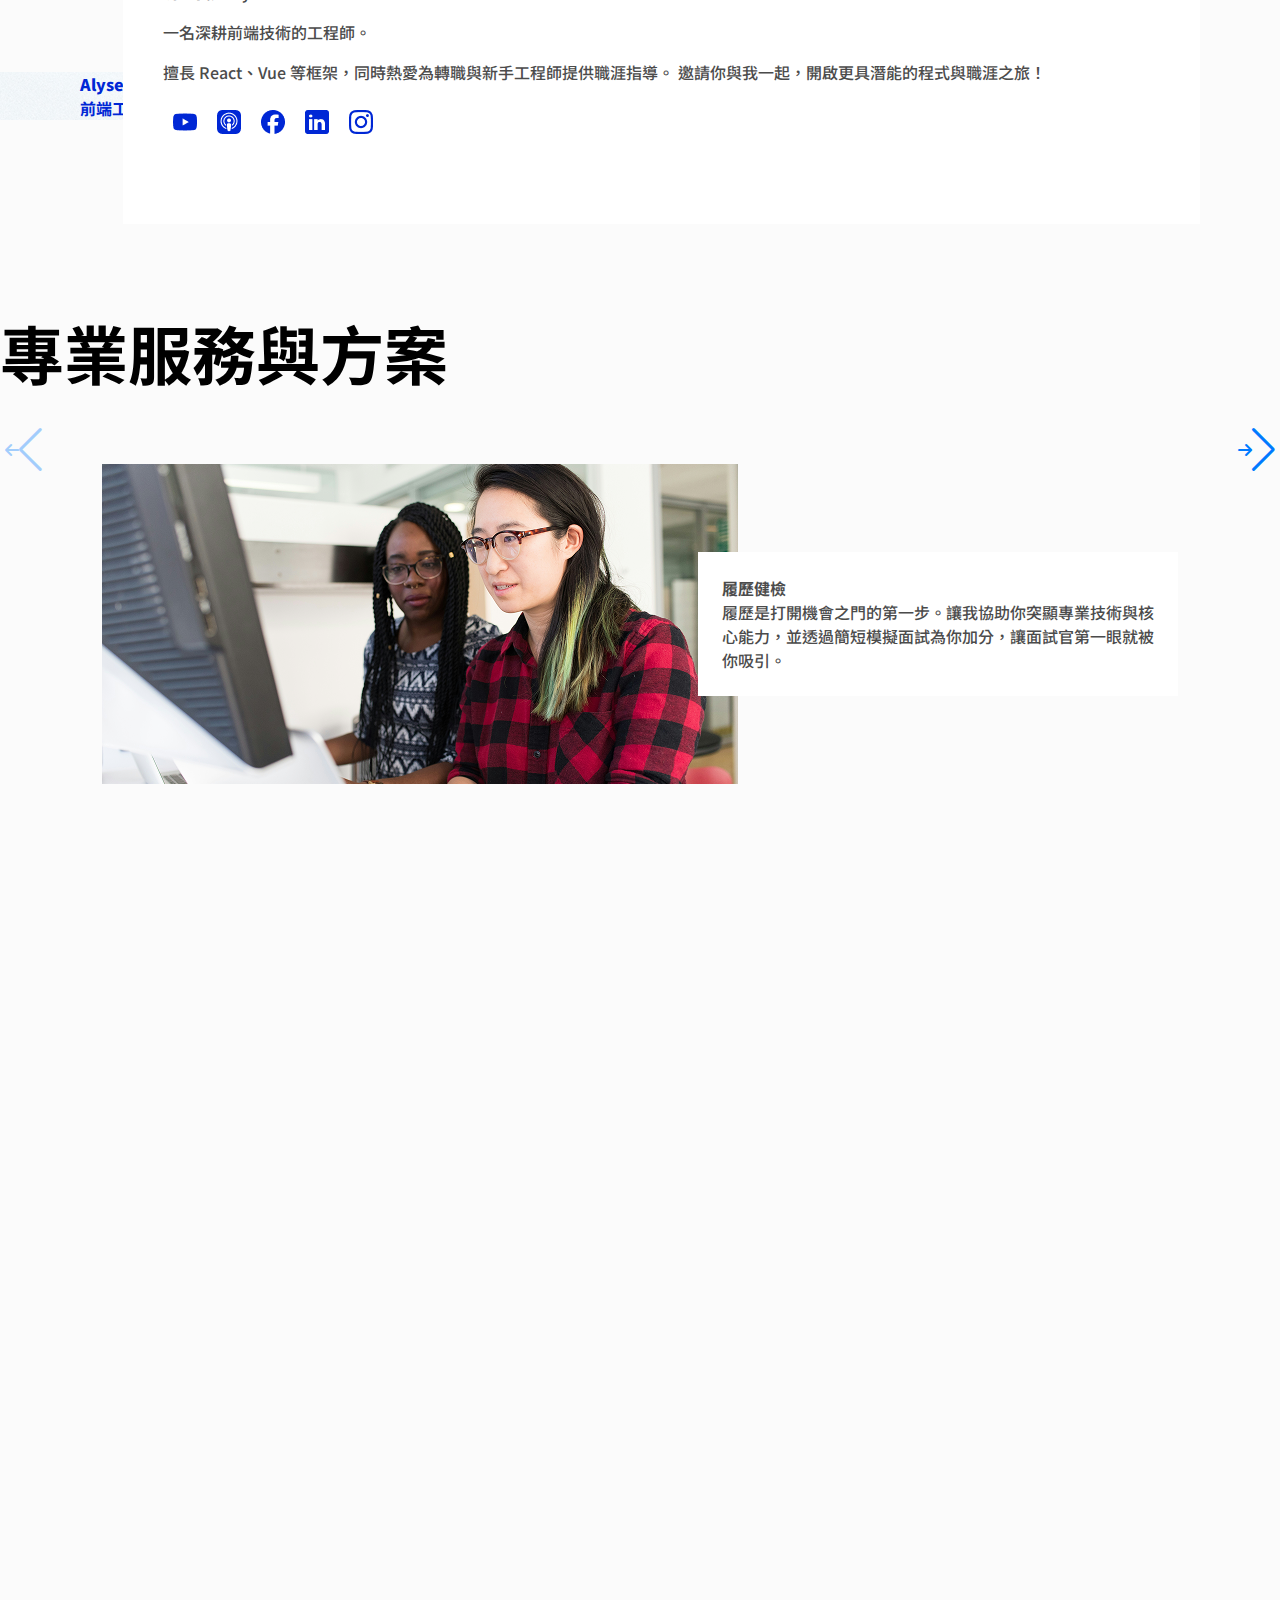
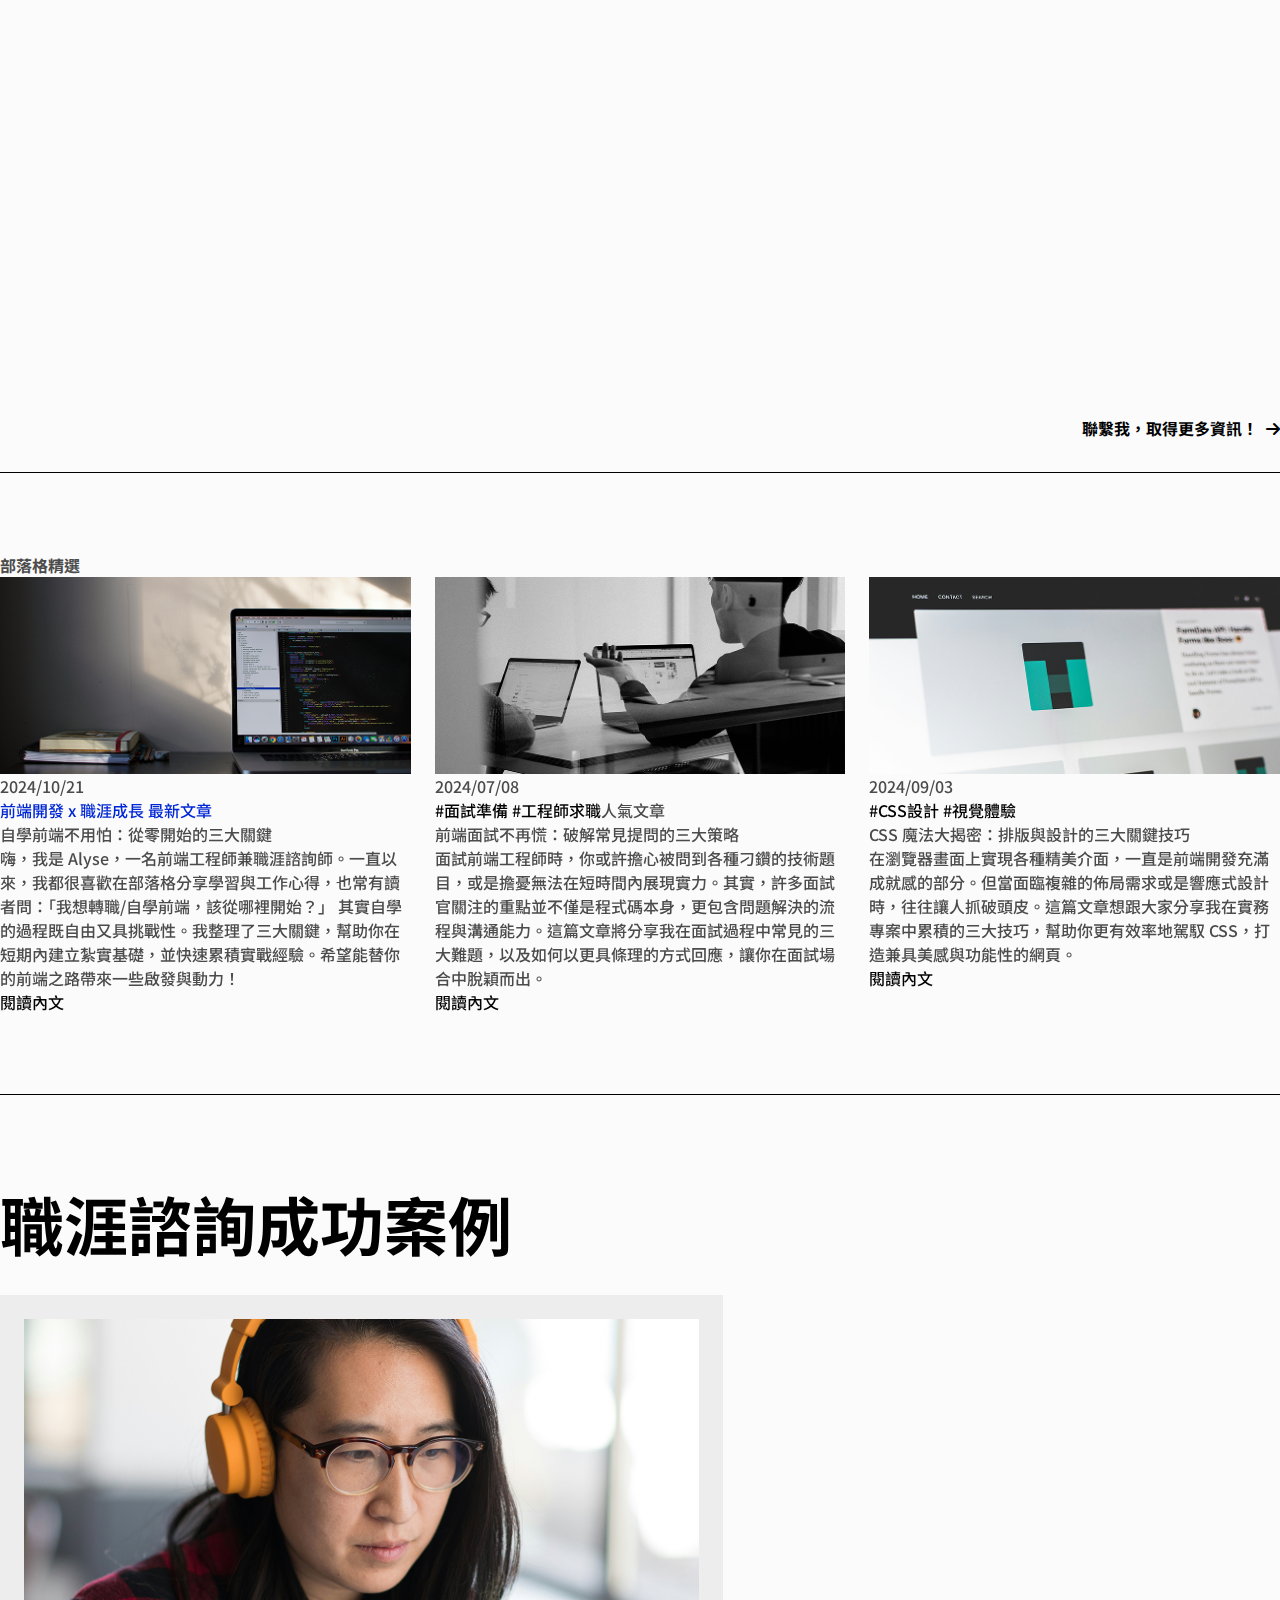
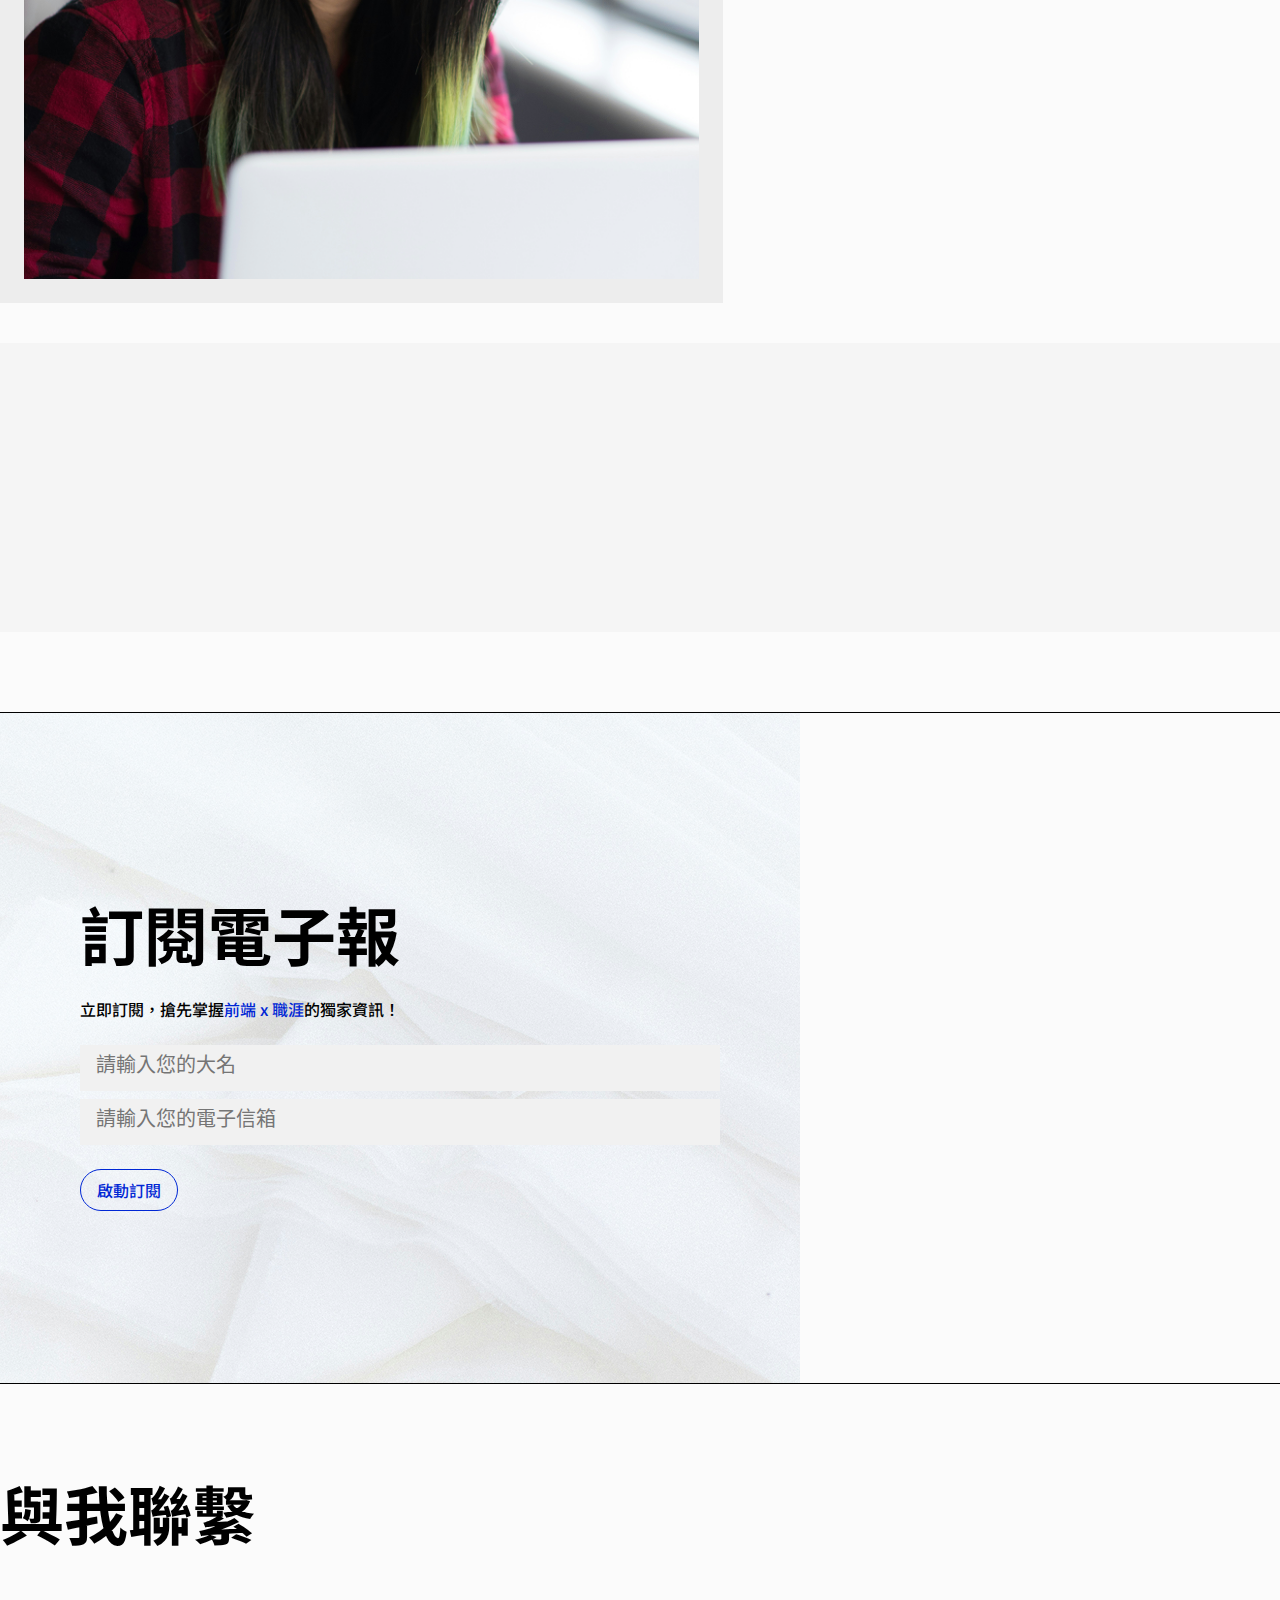
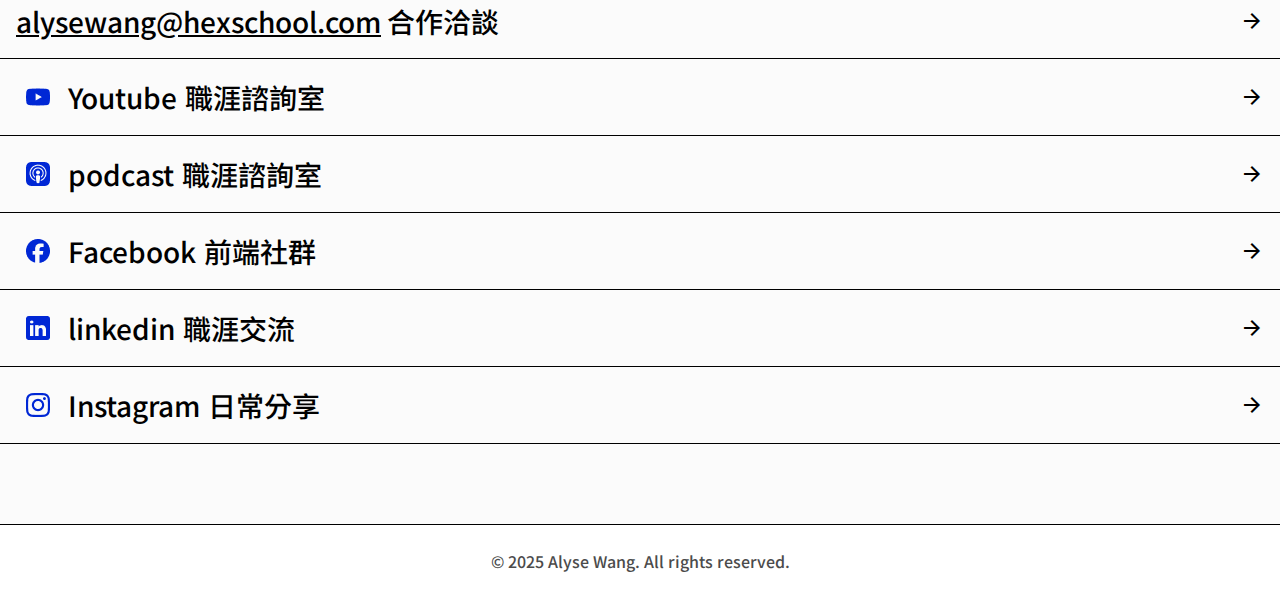
<file: index.html>
<!DOCTYPE html>
<html lang="zh-TW">

<head>
    <meta charset="UTF-8" />
    <meta name="viewport" content="width=device-width, initial-scale=1.0" />
    <link rel="stylesheet" href="https://cdn.jsdelivr.net/npm/swiper@11/swiper-bundle.min.css" />
    <link rel="stylesheet" href="css/all.css" />
    <link href="https://fonts.googleapis.com/css2?family=Material+Symbols+Outlined" rel="stylesheet" />
    <link rel="stylesheet" href="https://cdnjs.cloudflare.com/ajax/libs/font-awesome/6.5.0/css/all.min.css" />
    <meta name="google-site-verification" content="nEzTaG_jdhihS-yTgWM_GHH7laOk9A3H6P5sVirUKaM" />
    <title>前端工程師&職涯諮詢師-Alyse Wang</title>
    <!-- Google tag (gtag.js) -->
<script async src="https://www.googletagmanager.com/gtag/js?id=G-DFC74E1CR7"></script>
<script>
  window.dataLayer = window.dataLayer || [];
  function gtag(){dataLayer.push(arguments);}
  gtag('js', new Date());

  gtag('config', 'G-DFC74E1CR7');
</script>
</head>

<body>
    <header class="container">
        <nav>
            <ul class="fw-bold fs-28">
                <li><a href="index.html">首頁</a></li>
                <li><a href="blog.html">部落格</a></li>
            </ul>
        </nav>
        <div class="header">
            <div class="header-warp">
            <div class="header-img">
            </div>
            <div class="header-content blue header-text" >
                <h1 class="fs-120 fw-black mb-12">Alyse Wang</h1>
                <h2 class="fs-28 fw-bold">前端工程師 & 職涯諮詢師</h2>
            </div>
        </div>
        </div>
        <div class="about">
            <div class="about__desc">
                <div class="about__desc_content about-desc-fs">
                    <p>嗨，我是Alyse</p>
                    <p>一名深耕前端技術的工程師。</p>
                    <p>擅長 React、Vue 等框架，同時熱愛為轉職與新手工程師提供職涯指導。
                        邀請你與我一起，開啟更具潛能的程式與職涯之旅！</p>
                    <ul class="social">
                     <li><a href="#"><img src="img/index/onlyIcon.png" alt="youtube職涯諮詢室"></a></li>
                        <li><a href="#"><img src="img/index/onlyIcon-1.png" alt="podcast職涯諮詢室"></a></li>
                        <li><a href="#"><img src="img/index/onlyIcon-2.png" alt="Facebook前端社群"></a></li>
                       <li><a href="#"><img src="img/index/icons8-linkedin.png" alt="linkedin職涯交流"></a></li>
                        <li><a href="#"><img src="img/index/onlyIcon-3.png" alt="Instagram日常分享"></a></li>
                    </ul>
                </div>
            </div>
        </div>
    </header>


    <!-- 服務 -->
    <main>
        <div class="container border-b-hr">
            <section class="service-warp">
                <div  class="service">
                <h2 class="index-title fw-bold mb-24 fs-64">專業服務與方案</h2>
                <div class="service_content">
                    <div data-aos="fade-up" class="service_img">
                    <img src="img/index/photo.png" alt="履歷健檢">
                    </div>
                    <div data-aos="fade-up"data-aos-delay="300" class="service_content_text">
                        <h2 class="fs-28 fw-bold card_vector">履歷健檢</h2>
                        <p class="grey">履歷是打開機會之門的第一步。讓我協助你突顯專業技術與核心能力，並透過簡短模擬面試為你加分，讓面試官第一眼就被你吸引。</p>
                    </div>
                </div>
                <div class="service_content row-r">
                    <div data-aos="fade-up"data-aos-delay="400" class="service_img">
                    <img src="img/index/photo2.png" alt="線上諮詢">
                    </div>
                    <div data-aos="fade-up" data-aos-delay="500" class="service_content_text">
                        <h2 class="fs-28 fw-bold card_vector">線上諮詢</h2>
                        <p class="grey">想快速解決前端學習瓶頸，或需要專業職涯指引？透過線上一對一諮詢，我將協助你更有方向地邁進。</p>
                    </div>
                </div>
                <div class="service_content">
                    <div data-aos="fade-up"data-aos-delay="400" class="service_img">
                    <img src="img/index/photo3.png" alt="網頁開發">
                    </div>
                    <div data-aos="fade-up" data-aos-delay="500" class="service_content_text">
                        <h2 class="fs-28 fw-bold card_vector">網頁開發</h2>
                        <p class="grey">想打造高效能、具美感的網站？我提供從需求訪談到架構實作的一站式服務，讓你的品牌與產品在線上脫穎而出。</p>
                    </div>
                </div>
                <div class="service_content row-r">
                    <div data-aos="fade-up"data-aos-delay="400" class="service_img">
                    <img src="img/index/photo4.png" alt="企業內訓">
                    </div>
                    <div data-aos="fade-up" data-aos-delay="500" class="service_content_text">
                        <h2 class="fs-28 fw-bold card_vector">企業內訓</h2>
                        <p class="grey">想讓團隊快速掌握前端最新技術或優化現有專案流程？我可協助打造專業、實用的企業內訓課程，一次解決團隊痛點。</p>
                    </div>
                </div>
                </div>
                 <a href="#address" class="cta">
                <span class="cta-text fs-28 fw-bold">聯繫我，取得更多資訊！</span>
                <span class="cta-button-icon">  <i class="fa-solid fa-arrow-right"></i></i></span>
            </a>
            </section>
        </div>
        <!-- 部落格輪播 -->
        <section>
            <div class="container border-b-hr">
                <div class="index-blog">
                <div class="index-blog-title">
                <h2 class="fw-bold mb-24 fs-64">部落格精選</h2>
                </div>
                
                    <div class="swiper-wrapper-area">
                        <div class="swiper">
                            <ul class="swiper-wrapper">
                                <li class="swiper-slide">
                                    <img src="img/index/photo5.png" alt="前端開發 x 職涯成長" />
                                    <div class="card-content">
                                        <time datetime="2024-10-21">2024/10/21</time>
                                        <h3 class="card-tag fs-24 blue">
                                            前端開發 x 職涯成長
                                            <span class="badge fs-16">最新文章</span>
                                        </h3>
                                        <h2 class="fs-28 card-title">自學前端不用怕：從零開始的三大關鍵</h2>
                                        <p class="card-text">
                                            嗨，我是
                                            Alyse，一名前端工程師兼職涯諮詢師。一直以來，我都很喜歡在部落格分享學習與工作心得，也常有讀者問：「我想轉職/自學前端，該從哪裡開始？」
                                            其實自學的過程既自由又具挑戰性。我整理了三大關鍵，幫助你在短期內建立紮實基礎，並快速累積實戰經驗。希望能替你的前端之路帶來一些啟發與動力！
                                        </p>
                                    </div>
                                    <div class="card-read"><a href="article.html">閱讀內文</a></div>
                                </li>

                                <li class="swiper-slide">
                                    <img src="img/blog/photo3.png" alt="前端面試不再慌：破解常見提問的三大策略" />
                                    <div class="card-content">
                                        <time datetime="2024-07-08">2024/07/08</time>
                                        <h3 class="card-tag fs-24">
                                            <a href="#">#面試準備</a>
                                            <a href="#">#工程師求職</a><span class="badge fs-16">人氣文章</span>
                                        </h3>
                                        <h2 class="fs-28 card-title">
                                            前端面試不再慌：破解常見提問的三大策略
                                        </h2>
                                        <p class="card-text">
                                            面試前端工程師時，你或許擔心被問到各種刁鑽的技術題目，或是擔憂無法在短時間內展現實力。其實，許多面試官關注的重點並不僅是程式碼本身，更包含問題解決的流程與溝通能力。這篇文章將分享我在面試過程中常見的三大難題，以及如何以更具條理的方式回應，讓你在面試場合中脫穎而出。
                                        </p>
                                    </div>
                                    <div class="card-read"><a href="article.html">閱讀內文</a></div>
                                </li>

                                <li class="swiper-slide">
                                    <img src="img/blog/photo2.png" alt="CSS 魔法大揭密：排版與設計的三大關鍵技巧" />
                                    <div class="card-content">
                                        <time datetime="2024-09-03">2024/09/03</time>
                                        <h3 class="card-tag fs-24">
                                            <a href="#">#CSS設計</a>
                                            <a href="#">#視覺體驗</a>
                                        </h3>
                                        <h2 class="fs-28 card-title">
                                            CSS 魔法大揭密：排版與設計的三大關鍵技巧
                                        </h2>
                                        <p class="card-text">
                                            在瀏覽器畫面上實現各種精美介面，一直是前端開發充滿成就感的部分。但當面臨複雜的佈局需求或是響應式設計時，往往讓人抓破頭皮。這篇文章想跟大家分享我在實務專案中累積的三大技巧，幫助你更有效率地駕馭
                                            CSS，打造兼具美感與功能性的網頁。
                                        </p>
                                    </div>
                                    <div class="card-read"><a href="article.html">閱讀內文</a></div>
                                </li>

                                <li class="swiper-slide">
                                    <img src="img/blog/photo6.png" alt="前端轉職必讀：從自學者到工程師的心路歷程" />
                                    <div class="card-content">
                                        <time datetime="2024-07-09">2024/07/09</time>
                                        <h3 class="card-tag fs-24">
                                            <a href="#">#轉職工程師</a>
                                            <a href="#">#學習心法</a>
                                        </h3>
                                        <h2 class="fs-28 card-title">
                                            前端轉職必讀：從自學者到工程師的心路歷程
                                        </h2>
                                        <p class="card-text">
                                            能夠憑藉自學進入前端領域，聽起來令人振奮，但實際過程中可能遇到的挫折與疑慮，卻常常令人猶豫。回想當初我也是對程式一竅不通，卻在興趣的驅使下毅然踏上自學之路。今天想透過這篇文章，分享我的轉職經驗和一些調適心態的秘訣，盼能為有心投入前端領域的你提供一些力量與方向。
                                        </p>
                                    </div>
                                    <div class="card-read"><a href="article.html">閱讀內文</a></div>
                                </li>

                            </ul>
                        </div>
                        <div class="swiper-button-prev">
                            <i class="fa-solid fa-arrow-left"></i>
                        </div>
                        <div class="swiper-button-next">
                            <i class="fa-solid fa-arrow-right"></i>
                        </div>
                    </div>
                </div>


            </div>
        </section>

        <!-- 服務 -->

        <article>
            <div class="container border-b-hr">
                <div class="success-cases">
                    <div class="index-title fw-bold mb-24 fs-64">
                        <h2 class="fw-bold">職涯諮詢</h2>
                        <h2 class="fw-bold">成功案例</h2>
                    </div>
                    <div class="success-cases-content">
                        <div class="img-box">
                            <img src="img/index/photo8.png" alt="職涯諮詢成功案例圖">
                        </div>
                        <div  class="text-box">
                            <div data-aos="fade-left" data-aos-delay="400" class="text-card">
                                <p class="fw-bold card_vector">
                                    在職涯發展的關鍵轉折點上，適時的協助與正確的方向至關重要。藉由職涯諮詢，我可以幫助你加速釐清目標、建立更全面的技術與軟實力，並有效<span
                                        class="blue">突破原有的舒適圈</span>。
                                </p>
                            </div>
                            <div data-aos="fade-left" data-aos-delay="600" class="text-card-bottom">
                                <p class="fw-bold card_vector">
                                    期待在下一個新機會中，我能與你一起攜手邁向更高峰！
                                </p>
                                <div class="blue-btn btn-w"><a href="#address">立即預約諮詢</a></div>
                            </div>
                        </div>
                    </div>
                    <ul class="success-stories">
                        <li data-aos="fade-up"
                        data-aos-delay="300"
     data-aos-anchor-placement="bottom-bottom" class="success-stories-card">
                            <img src="img/index/people.png" alt="無經驗到前端工程師 Offer">
                            <div>
                                <h2 class="fs-24 fw-bold title">無經驗到前端工程師 Offer</h2>
                                <ul class="success-stories-text">
                                    <li>
                                        <img src="img/icon/check-square-fill 1.png" alt="check">
                                        <span>打造前端專案與履歷亮點</span>
                                    </li>
                                    <li><img src="img/icon/check-square-fill 1.png" alt="check">
                                        <span>深度強化面試表現</span>
                                    </li>
                                </ul>
                            </div>
                            <span class="hr"></span>
                            <div class="success-card"><a href="#">前往聆聽 podcast</a></div>
                        </li>
                        <li data-aos="fade-up"
                        data-aos-delay="400"
     data-aos-anchor-placement="bottom-bottom" class="success-stories-card">
                            <img src="img/index/people2.png" alt="轉職迷茫到明確學習規劃">
                            <div>
                                <h2 class="fs-24 fw-bold title">轉職迷茫到明確學習規劃</h2>
                                <ul class="success-stories-text">
                                    <li>
                                        <img src="img/icon/check-square-fill 1.png" alt="check">
                                        <span>制訂階段性目標與時間安排</span>
                                    </li>
                                    <li><img src="img/icon/check-square-fill 1.png" alt="check">
                                        <span>鼓勵參與前端社群或活動</span>
                                    </li>
                                </ul>
                            </div>
                            <span class="hr"></span>
                            <div class="success-card"><a href="#">前往聆聽 podcast</a></div>
                        </li>
                        <li data-aos="fade-up"
                        data-aos-delay="500"
     data-aos-anchor-placement="bottom-bottom" class="success-stories-card">
                            <img src="img/index/people3.png" alt="面試緊張到從容應對">
                            <div>
                                <h2 class="fs-24 fw-bold title">面試緊張到從容應對</h2>
                                <ul class="success-stories-text">
                                    <li>
                                        <img src="img/icon/check-square-fill 1.png" alt="check">
                                        <span>透過面試模擬找出常犯的邏輯漏洞</span>
                                    </li>
                                    <li><img src="img/icon/check-square-fill 1.png" alt="check">
                                        <span>討論遇到不熟悉議題時的回應方式</span>
                                    </li>
                                </ul>
                            </div>
                            <span class="hr"></span>
                            <div class="success-card"><a href="#">前往聆聽 podcast</a></div>
                        </li>
                        <li data-aos="fade-up"
                        data-aos-delay="600"
     data-aos-anchor-placement="bottom-bottom" class="success-stories-card">
                            <img src="img/index/people4.png" alt="面試緊張到從容應對">
                            <div>
                                <h2 class="fs-24 fw-bold title">面試緊張到從容應對</h2>
                                <ul class="success-stories-text">
                                    <li>
                                        <img src="img/icon/check-square-fill 1.png" alt="check">
                                        <span>擬定進階框架或技術研究目標</span>
                                    </li>
                                    <li><img src="img/icon/check-square-fill 1.png" alt="check">
                                        <span>培養跨團隊溝通與簡報能力</span>
                                    </li>
                                </ul>
                            </div>
                            <span class="hr"></span>
                            <div class="success-card"><a href="#">前往聆聽 podcast</a></div>
                        </li>
                    </ul>
                </div>
        </article>
        </div>
    </main>



    <!--訂閱電子報 -->
    <footer>
        <div class="container border-b-hr">
            <div class="newsletter">
                <div class="newsletter-warp">
                <div class="newsletter-img"></div>
                <div class="newsletter-content">
                    <div class="newsletter-card black">
                        <h3 class="index-title fw-bold mb-24 fs-64">訂閱電子報</h3>
                        <p class=" fs-20">立即訂閱，搶先掌握<span class="blue">前端 x 職涯</span>的獨家資訊！</p>
                        <div class="input-group">
                            <input type="text" placeholder="請輸入您的大名" id="newsletter-name" class="name">
                            <input type="text" placeholder="請輸入您的電子信箱" id="newsletter-e-mail">
                        </div>
                        <div class="blue-btn btn-w"><a href="#">啟動訂閱</a></div>
                    </div>
                </div>
            </div>
            </div>
        </div>

        <!-- 與我聯繫 -->
        <div class="container border-b-hr">
            <address class="address" id="address">
                <div>
                    <h3 class="index-title fw-bold mb-24 fs-64">與我聯繫</h3>
                    <ul class="address-media">
                        <li>
                            <a href="mailto:alysewang@hexschool.com" class="item">
                                <div class="text">
                                    <div>
                                        <span class="mail-line fs-32">alysewang@hexschool.com</span>
                                        <span>合作洽談</span>
                                    </div>
                                </div>
                                <span class="material-symbols-outlined">
                                    arrow_forward
                                </span>
                            </a>
                        </li>

                        <li>
                            <a href="#" class="item">
                                <div class="text">
                                    <img src="img/index/onlyIcon.png" alt="youtube" />
                                    <span>Youtube</span>
                                    <span>職涯諮詢室</span>
                                </div>
                                <span class="material-symbols-outlined">
                                    arrow_forward
                                </span>
                            </a>
                        </li>

                        <li>
                            <a href="#" class="item">
                                <div class="text">
                                    <img src="img/index/onlyIcon-1.png" alt="podcast" />
                                    <span>podcast</span>
                                    <span>職涯諮詢室</span>
                                </div>
                                <span class="material-symbols-outlined">
                                    arrow_forward
                                </span>
                            </a>
                        </li>

                        <li>
                            <a href="#" class="item">
                                <div class="text">
                                    <img src="img/index/onlyIcon-2.png" alt="facebook" />
                                    <span>Facebook</span>
                                    <span>前端社群</span>
                                </div>
                                <span class="material-symbols-outlined">
                                    arrow_forward
                                </span>
                            </a>
                        </li>



                        <li>
                            <a href="#" class="item">
                                <div class="text">
                                    <img src="img//index/icons8-linkedin.png" alt="linkedin" />
                                    <span>linkedin</span>
                                    <span>職涯交流</span>
                                </div>
                                <span class="material-symbols-outlined">
                                    arrow_forward
                                </span>
                            </a>
                        </li>


                        <li>
                            <a href="#" class="item">
                                <div class="text">
                                    <img src="img/index/onlyIcon-3.png" alt="instagram" />
                                    <span>Instagram</span>
                                    <span>日常分享</span>
                                </div>
                                <span class="material-symbols-outlined">
                                    arrow_forward
                                </span>
                            </a>
                        </li>

                    </ul>
            </address>
        </div>
        <p class="copyright">© 2025 Alyse Wang. All rights reserved.</p>
    </footer>
    <script src="https://cdn.jsdelivr.net/npm/swiper@11/swiper-bundle.min.js"></script>
    <script>
      new Swiper('.swiper', {
    spaceBetween: 24,
    navigation: {
        nextEl: '.swiper-button-next',
        prevEl: '.swiper-button-prev',
    },
    grid: {
        rows: 1,
        fill: 'row'
    },
    slidesPerView: 1, // 預設：小於 768px

    breakpoints: {
        768: {
            slidesPerView: 2,
            spaceBetween: 24
        },
        1024: {
            slidesPerView: 3,
            spaceBetween: 24
        }
    }
});
    </script>
    <link href="https://unpkg.com/aos@2.3.1/dist/aos.css" rel="stylesheet">
<script src="https://unpkg.com/aos@2.3.1/dist/aos.js"></script>
<script>
 AOS.init();
</script>
</body>
</html>
</file>
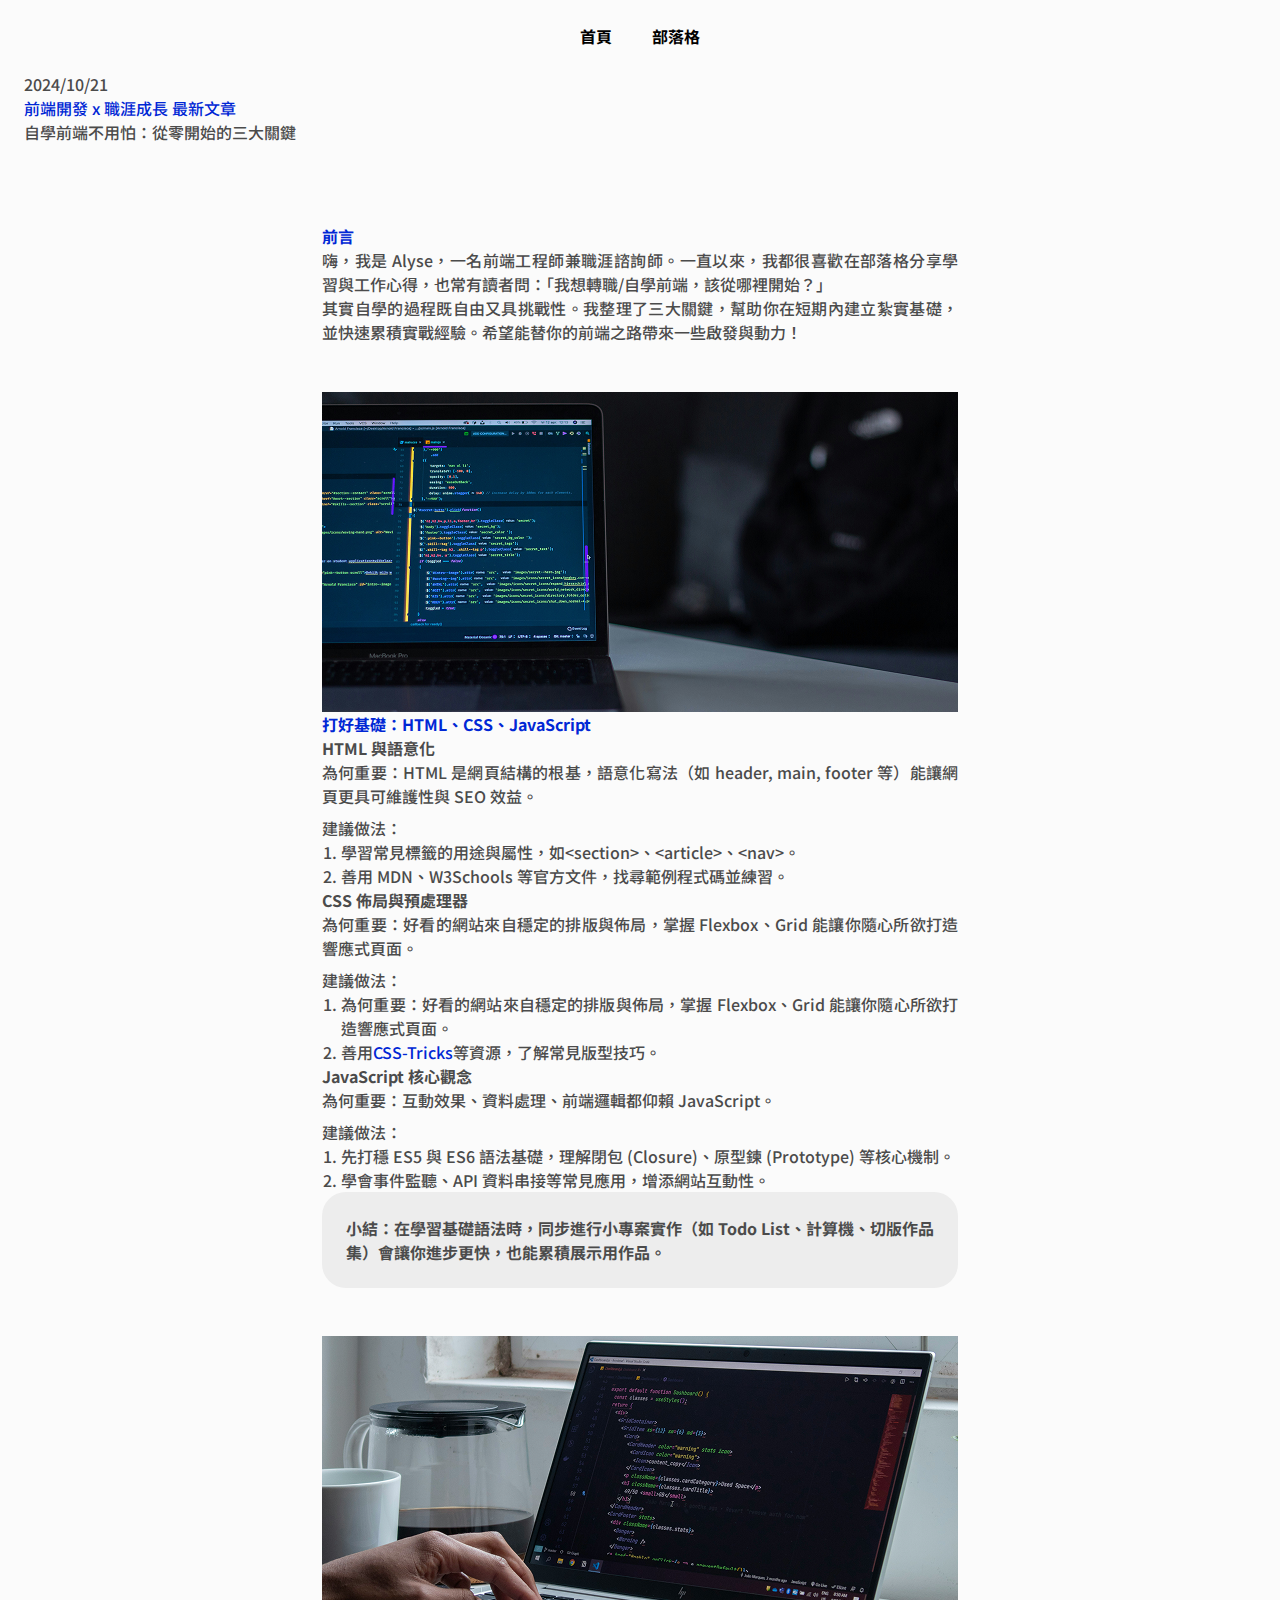
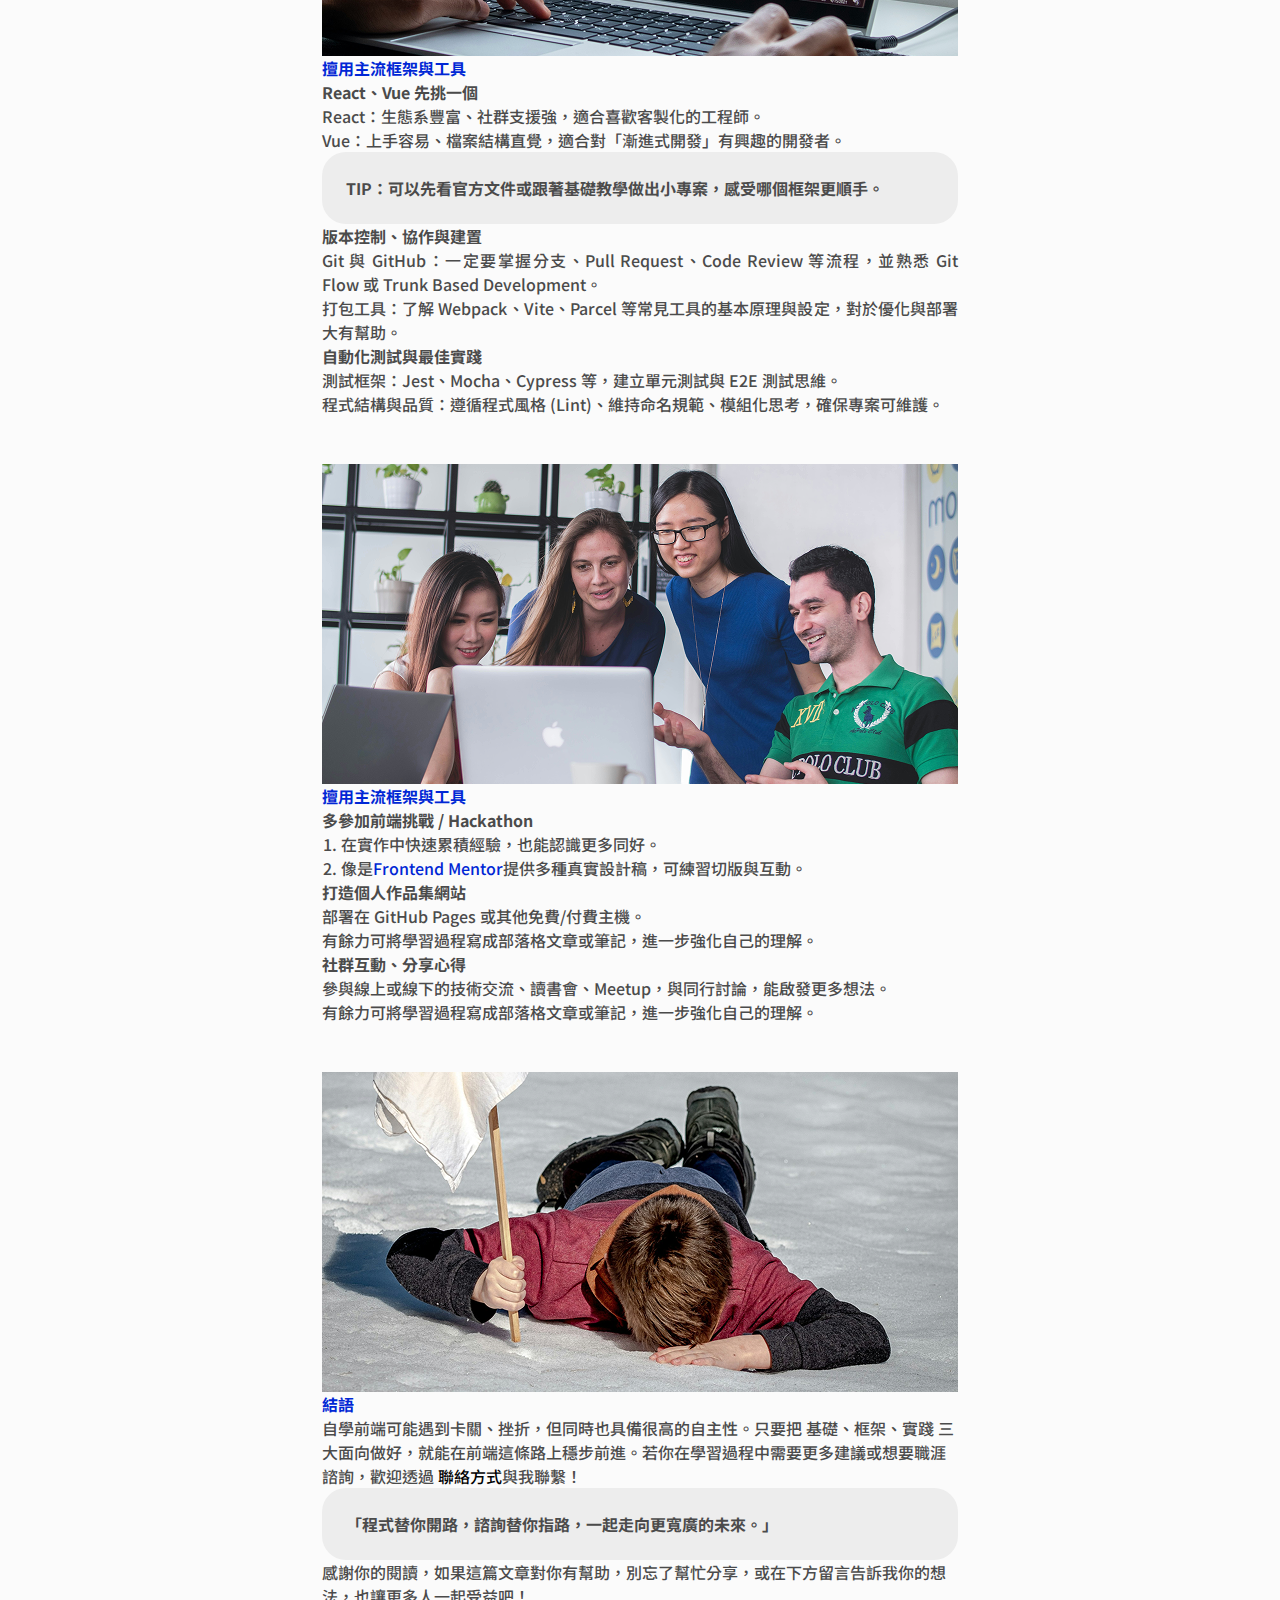
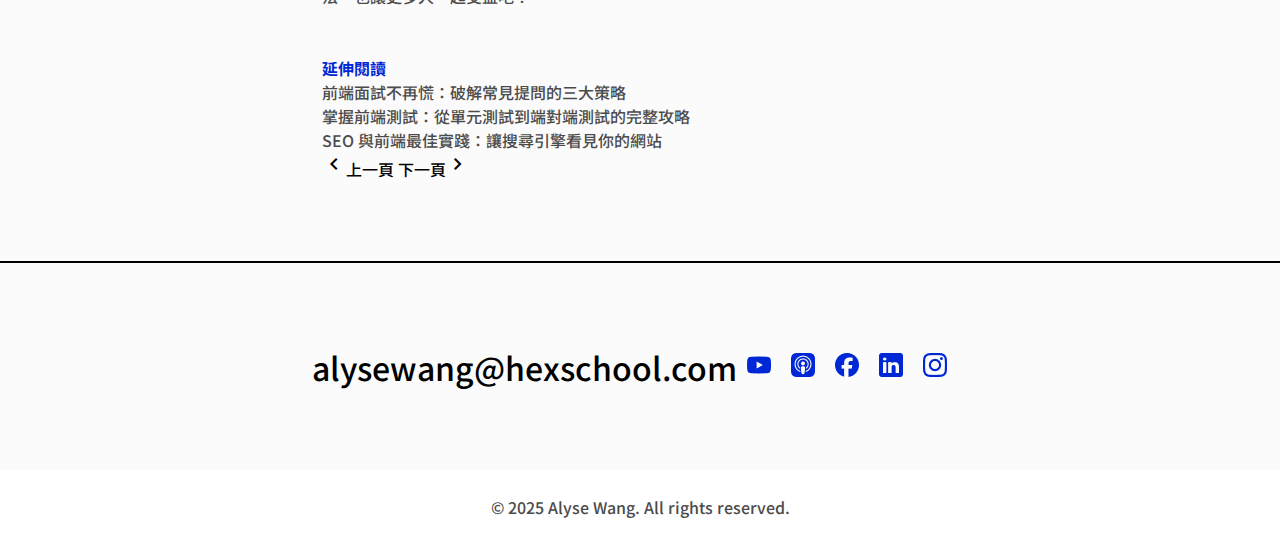
<file: article.html>
<!DOCTYPE html>
<html lang="zh-TW">
  <head>
    <meta charset="UTF-8" />
    <meta name="viewport" content="width=device-width, initial-scale=1.0" />
    <link rel="stylesheet" href="css/all.css" />
    <link
      href="https://fonts.googleapis.com/css2?family=Material+Symbols+Outlined"
      rel="stylesheet"
    />
    <meta
      name="google-site-verification"
      content="nEzTaG_jdhihS-yTgWM_GHH7laOk9A3H6P5sVirUKaM"
    />
    <title>前端工程師&職涯諮詢師文章-Alyse Wang</title>
    <!-- Google tag (gtag.js) -->
    <script
      async
      src="https://www.googletagmanager.com/gtag/js?id=G-DFC74E1CR7"
    ></script>
    <script>
      window.dataLayer = window.dataLayer || [];
      function gtag() {
        dataLayer.push(arguments);
      }
      gtag("js", new Date());

      gtag("config", "G-DFC74E1CR7");
    </script>
  </head>

  <body>
    <header class="container">
      <nav>
        <ul class="fw-bold fs-28">
          <li><a href="index.html">首頁</a></li>
          <li><a href="blog.html">部落格</a></li>
        </ul>
      </nav>
      <article class="banner">
        <div class="banner-warp">
          <div class="banner-img"></div>
          <div class="banner-content">
            <time datetime="2024-10-21">2024/10/21</time>
            <h3 class="card-tag fs-24 blue">
              前端開發 x 職涯成長
              <span class="badge fs-16">最新文章</span>
            </h3>
            <h2 class="fs-28 card-title">自學前端不用怕：從零開始的三大關鍵</h2>
          </div>
        </div>
      </article>
    </header>
    <main class="container border-b-hr">
      <div class="blog-content-warp">
        <div class="blog-content-intro">
          <h3 class="fs-28 fw-bold mb-24 blue">前言</h3>
          <p class="taj text">
            嗨，我是
            Alyse，一名前端工程師兼職涯諮詢師。一直以來，我都很喜歡在部落格分享學習與工作心得，也常有讀者問：「我想轉職/自學前端，該從哪裡開始？」<br />
            其實自學的過程既自由又具挑戰性。我整理了三大關鍵，幫助你在短期內建立紮實基礎，並快速累積實戰經驗。希望能替你的前端之路帶來一些啟發與動力！
          </p>
        </div>
        <!--打好基礎：HTML、CSS、JavaScript-->
        <article class="blog-content-article">
          <div class="blog-content-img mb-24">
            <img
              src="img/blog-content/content1.png"
              alt="打好基礎：HTML、CSS、JavaScript(圖)"
            />
          </div>
          <h2 class="fs-28 fw-bold mb-24 blue">
            打好基礎：HTML、CSS、JavaScript
          </h2>
          <ul class="blog-content-item taj">
            <li class="mb-24">
              <h2 class="fs-20 fw-bold">HTML 與語意化</h2>
              <p class="text">
                為何重要：HTML 是網頁結構的根基，語意化寫法（如 header, main,
                footer 等）能讓網頁更具可維護性與 SEO 效益。
              </p>
              <p>建議做法：</p>
              <ol>
                <li>
                  學習常見標籤的用途與屬性，如&lt;section&gt;&#x3001;&lt;article&gt;&#x3001;&lt;nav&gt;。
                </li>
                <li>善用 MDN、W3Schools 等官方文件，找尋範例程式碼並練習。</li>
              </ol>
            </li>
            <li class="mb-24">
              <h2 class="fs-20 fw-bold">CSS 佈局與預處理器</h2>
              <p class="text">
                為何重要：好看的網站來自穩定的排版與佈局，掌握 Flexbox、Grid
                能讓你隨心所欲打造響應式頁面。
              </p>
              <p>建議做法：</p>
              <ol>
                <li>
                  為何重要：好看的網站來自穩定的排版與佈局，掌握 Flexbox、Grid
                  能讓你隨心所欲打造響應式頁面。
                </li>
                <li>善用<a href="">CSS-Tricks</a>等資源，了解常見版型技巧。</li>
              </ol>
            </li>
            <li class="mb-24">
              <h2 class="fs-20 fw-bold">JavaScript 核心觀念</h2>
              <p class="text">
                為何重要：互動效果、資料處理、前端邏輯都仰賴 JavaScript。
              </p>
              <p>建議做法：</p>
              <ol>
                <li>
                  先打穩 ES5 與 ES6 語法基礎，理解閉包 (Closure)、原型鍊
                  (Prototype) 等核心機制。
                </li>
                <li>學會事件監聽、API 資料串接等常見應用，增添網站互動性。</li>
              </ol>
            </li>
          </ul>
          <div class="summary fw-bold">
            <p>
              小結：在學習基礎語法時，同步進行小專案實作（如 Todo
              List、計算機、切版作品集）會讓你進步更快，也能累積展示用作品。
            </p>
          </div>
        </article>

        <!--擅用主流框架與工具-->
        <article class="blog-content-article">
          <div class="blog-content-img mb-24">
            <img src="img/blog-content/content2.png" alt="擅用主流框架與工具" />
          </div>
          <h2 class="fs-28 fw-bold mb-24 blue">擅用主流框架與工具</h2>

          <ul class="blog-content-item taj mb-24">
            <li class="mb-24">
              <h2 class="fs-20 fw-bold">React、Vue 先挑一個</h2>
              <ul class="li-disc">
                <li>React：生態系豐富、社群支援強，適合喜歡客製化的工程師。</li>
                <li>
                  Vue：上手容易、檔案結構直覺，適合對「漸進式開發」有興趣的開發者。
                </li>
              </ul>
            </li>
            <div class="summary fw-bold">
              <p>
                TIP：可以先看官方文件或跟著基礎教學做出小專案，感受哪個框架更順手。
              </p>
            </div>
          </ul>
          <ul class="blog-content-item taj mb-24">
            <li class="mb-24">
              <h2 class="fs-20 fw-bold">版本控制、協作與建置</h2>
              <ul class="li-disc">
                <li>
                  Git 與 GitHub：一定要掌握分支、Pull Request、Code Review
                  等流程，並熟悉 Git Flow 或 Trunk Based Development。
                </li>
                <li>
                  打包工具：了解 Webpack、Vite、Parcel
                  等常見工具的基本原理與設定，對於優化與部署大有幫助。
                </li>
              </ul>
            </li>
          </ul>
          <ul class="blog-content-item taj mb-24">
            <li class="mb-24">
              <h2 class="fs-20 fw-bold">自動化測試與最佳實踐</h2>
              <ul class="li-disc">
                <li>
                  測試框架：Jest、Mocha、Cypress 等，建立單元測試與 E2E
                  測試思維。
                </li>
                <li>
                  程式結構與品質：遵循程式風格
                  (Lint)、維持命名規範、模組化思考，確保專案可維護。
                </li>
              </ul>
            </li>
          </ul>
        </article>

        <!--持續練習與參與社群-->
        <article class="blog-content-article">
          <div class="blog-content-img mb-24">
            <img src="img/blog-content/content3.png" alt="持續練習與參與社群" />
          </div>
          <h2 class="fs-28 fw-bold mb-24 blue">擅用主流框架與工具</h2>

          <ul class="blog-content-item taj mb-24">
            <li class="mb-24">
              <h2 class="fs-20 fw-bold">多參加前端挑戰 / Hackathon</h2>
              <ul class="li-decimal">
                <li>在實作中快速累積經驗，也能認識更多同好。</li>
                <li>
                  像是<a href="">Frontend Mentor</a
                  >提供多種真實設計稿，可練習切版與互動。
                </li>
              </ul>
            </li>
          </ul>
          <ul class="blog-content-item taj mb-24">
            <li class="mb-24">
              <h2 class="fs-20 fw-bold">打造個人作品集網站</h2>
              <ul class="li-disc">
                <li>部署在 GitHub Pages 或其他免費/付費主機。</li>
                <li>
                  有餘力可將學習過程寫成部落格文章或筆記，進一步強化自己的理解。
                </li>
              </ul>
            </li>
          </ul>
          <ul class="blog-content-item taj mb-24">
            <li class="mb-24">
              <h2 class="fs-20 fw-bold">社群互動、分享心得</h2>
              <ul class="li-disc">
                <li>
                  參與線上或線下的技術交流、讀書會、Meetup，與同行討論，能啟發更多想法。
                </li>
                <li>
                  有餘力可將學習過程寫成部落格文章或筆記，進一步強化自己的理解。
                </li>
              </ul>
            </li>
          </ul>
        </article>
        <!--結語-->
        <article class="blog-content-article">
          <div class="blog-content-img mb-24">
            <img src="img/blog-content/content4.png" alt="結語(圖)" />
          </div>
          <h2 class="fs-28 fw-bold mb-24 blue">結語</h2>
          <p class="mb-24">
            自學前端可能遇到卡關、挫折，但同時也具備很高的自主性。只要把
            基礎、框架、實踐
            三大面向做好，就能在前端這條路上穩步前進。若你在學習過程中需要更多建議或想要職涯諮詢，歡迎透過
            <a href="index.html#address">聯絡方式</a>與我聯繫！
          </p>
          <div class="summary fw-bold mb-24">
            <p>「程式替你開路，諮詢替你指路，一起走向更寬廣的未來。」</p>
          </div>
          <p>
            感謝你的閱讀，如果這篇文章對你有幫助，別忘了幫忙分享，或在下方留言告訴我你的想法，也讓更多人一起受益吧！
          </p>
        </article>
        <div class="related-articles">
          <h3 class="fs-28 fw-bold mb-24 blue">延伸閱讀</h3>
          <ul class="li-disc">
            <li>前端面試不再慌：破解常見提問的三大策略</li>
            <li>掌握前端測試：從單元測試到端對端測試的完整攻略</li>
            <li>SEO 與前端最佳實踐：讓搜尋引擎看見你的網站</li>
          </ul>
        </div>
        <div class="post-navigation">
          <a href="#" class="page-navigation-btn"
            ><span class="material-symbols-outlined"> chevron_left </span
            >上一頁</a
          >
          <a href="#" class="page-navigation-btn"
            >下一頁<span class="material-symbols-outlined">
              chevron_right
            </span>
          </a>
        </div>
      </div>
    </main>
    <footer class="container">
      <div class="footer">
        <a href="mailto:alysewang@hexschool.com" class="mail fw-medium"
          >alysewang@hexschool.com</a
        >
        <ul class="social">
        <li><a href="#"><img src="img/index/onlyIcon.png" alt="youtube職涯諮詢室"></a></li>
                        <li><a href="#"><img src="img/index/onlyIcon-1.png" alt="podcast職涯諮詢室"></a></li>
                        <li><a href="#"><img src="img/index/onlyIcon-2.png" alt="Facebook前端社群"></a></li>
                       <li><a href="#"><img src="img/index/icons8-linkedin.png" alt="linkedin職涯交流"></a></li>
                        <li><a href="#"><img src="img/index/onlyIcon-3.png" alt="Instagram日常分享"></a></li>
          </li>
        </ul>
      </div>
      <p class="copyright">© 2025 Alyse Wang. All rights reserved.</p>
    </footer>
  </body>
</html>
</file>
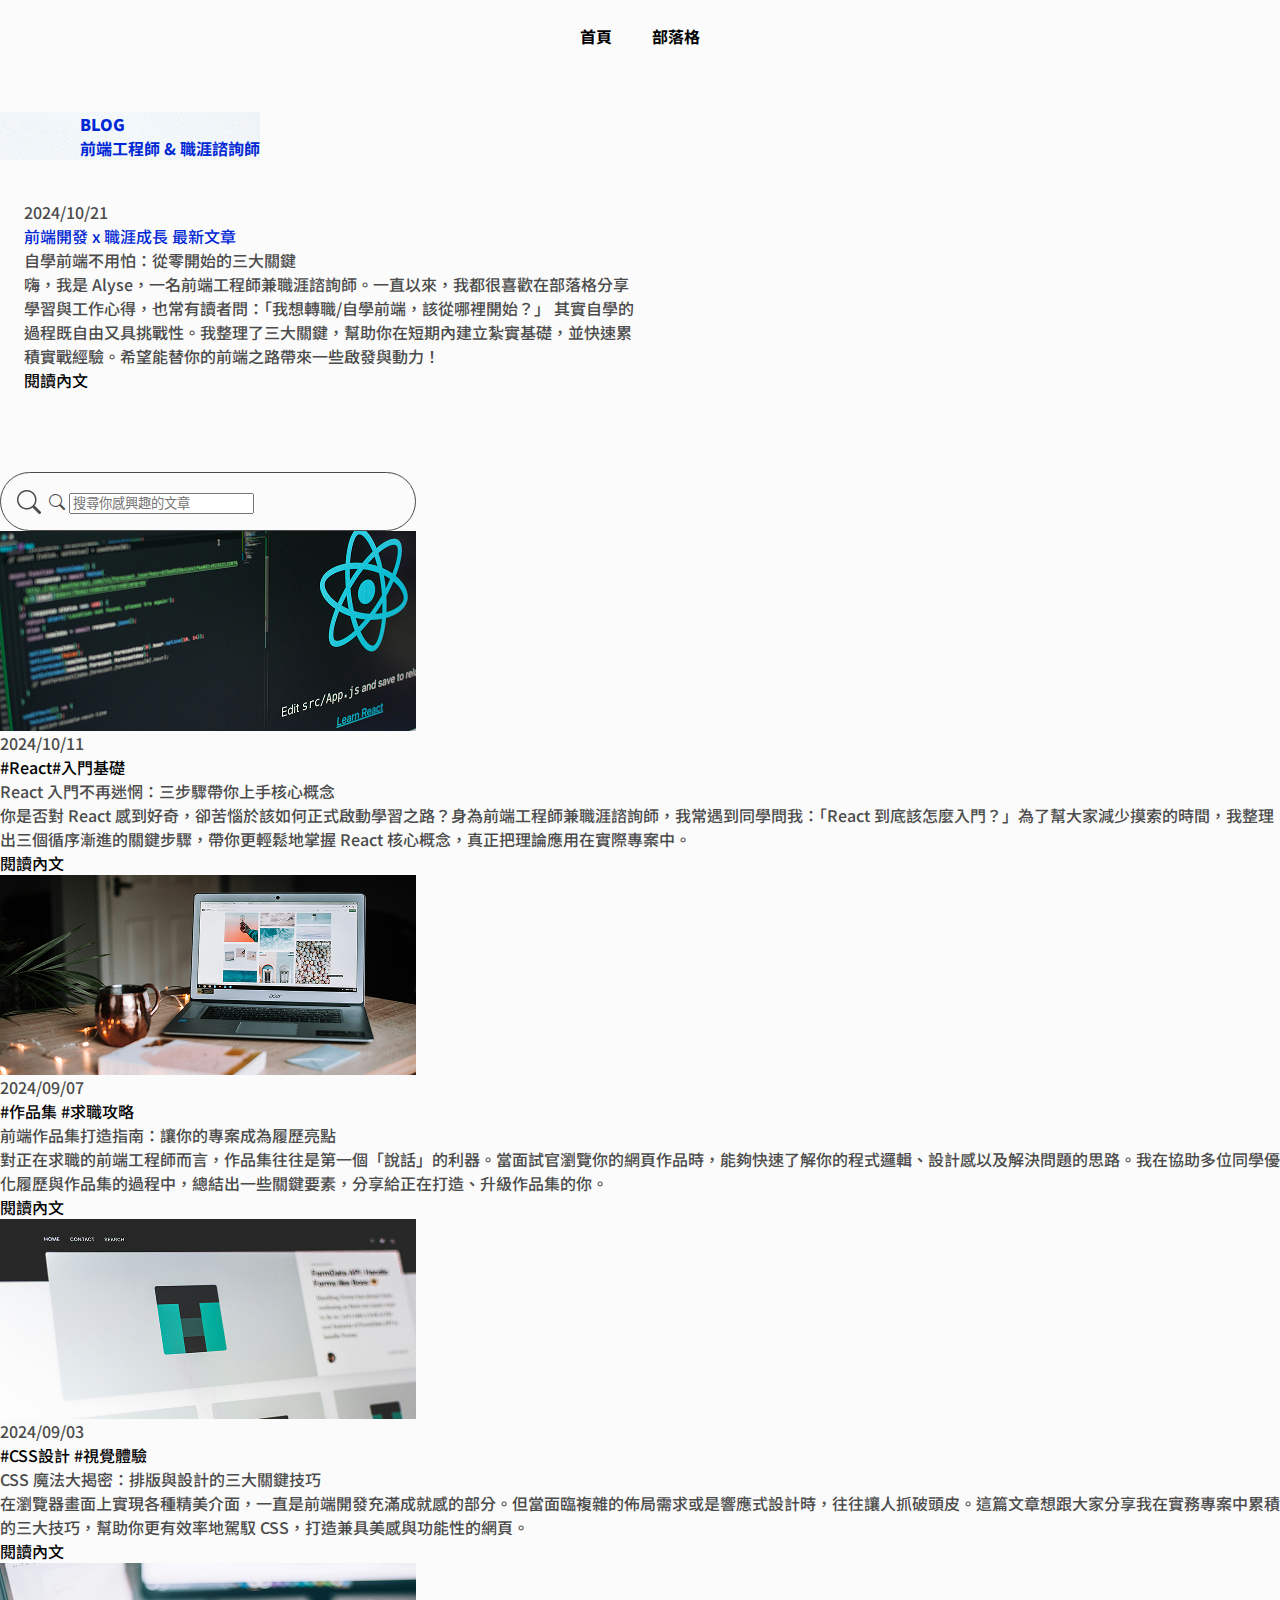
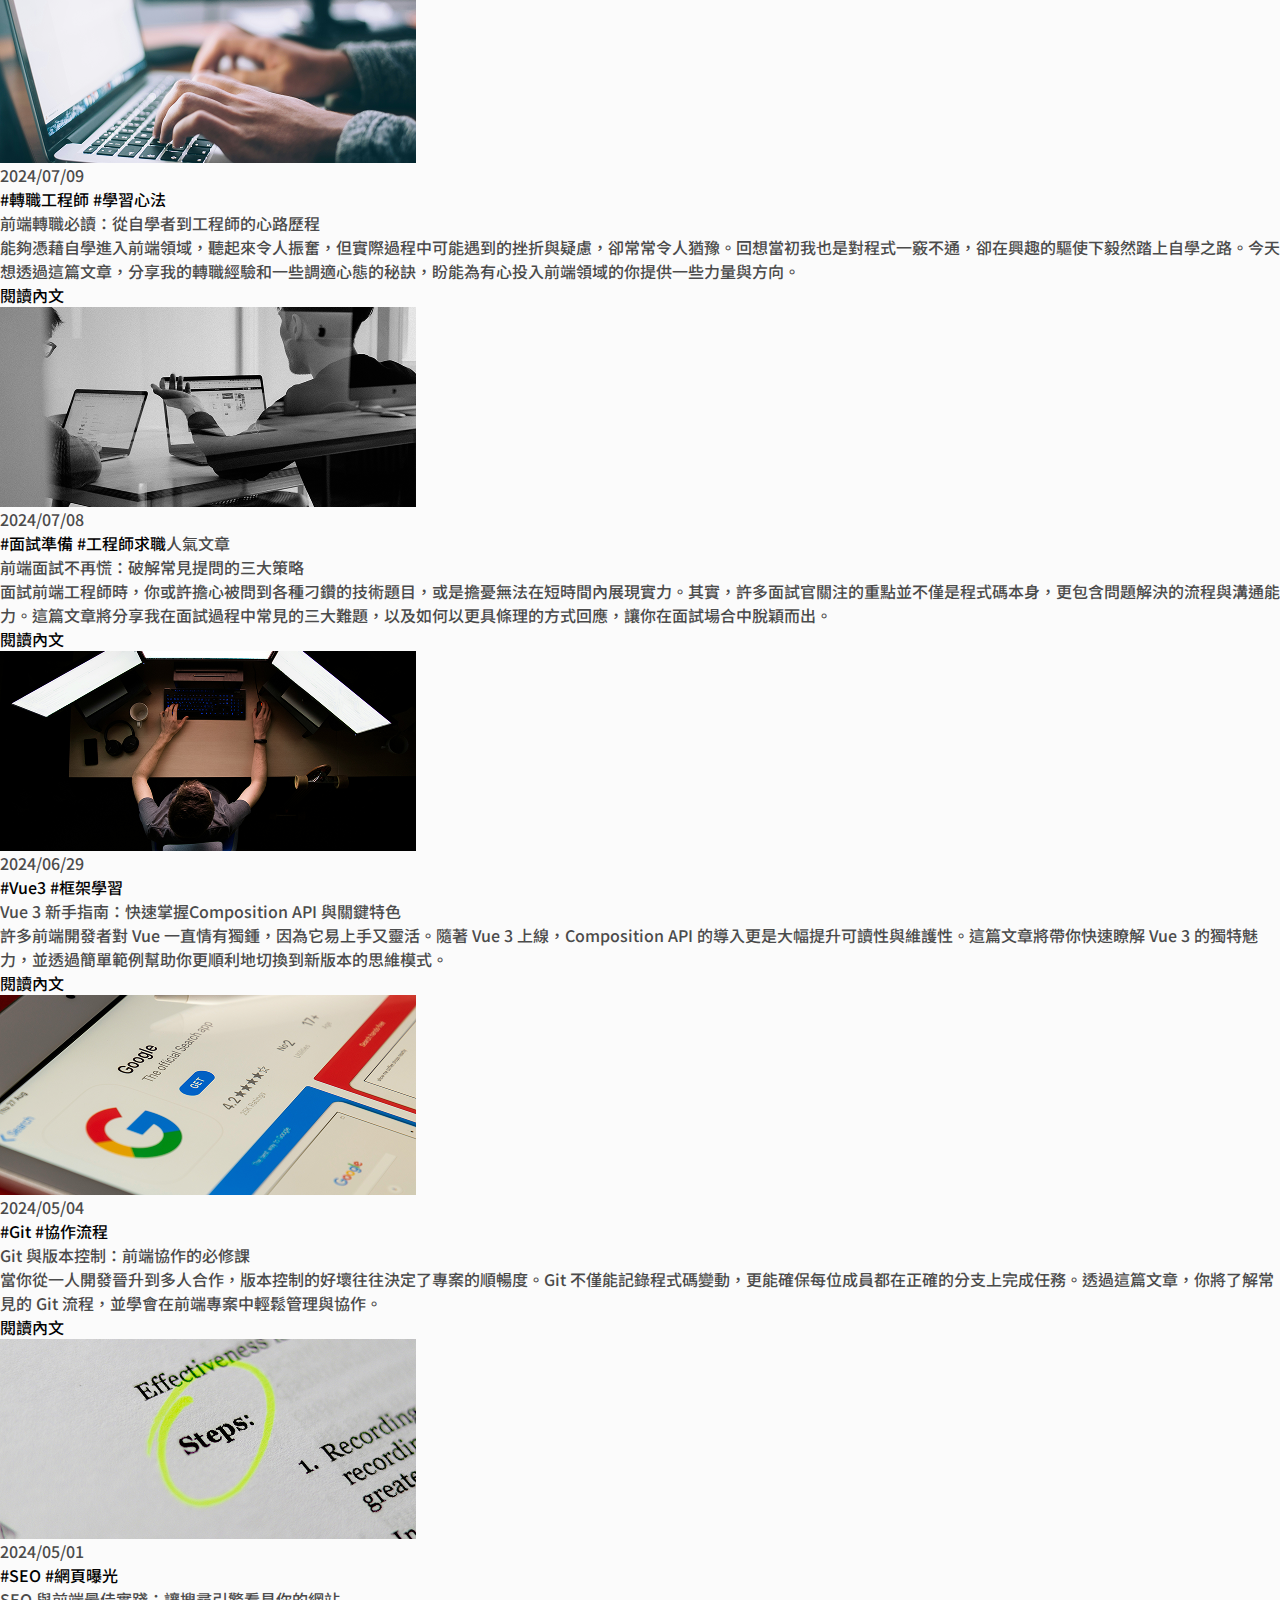
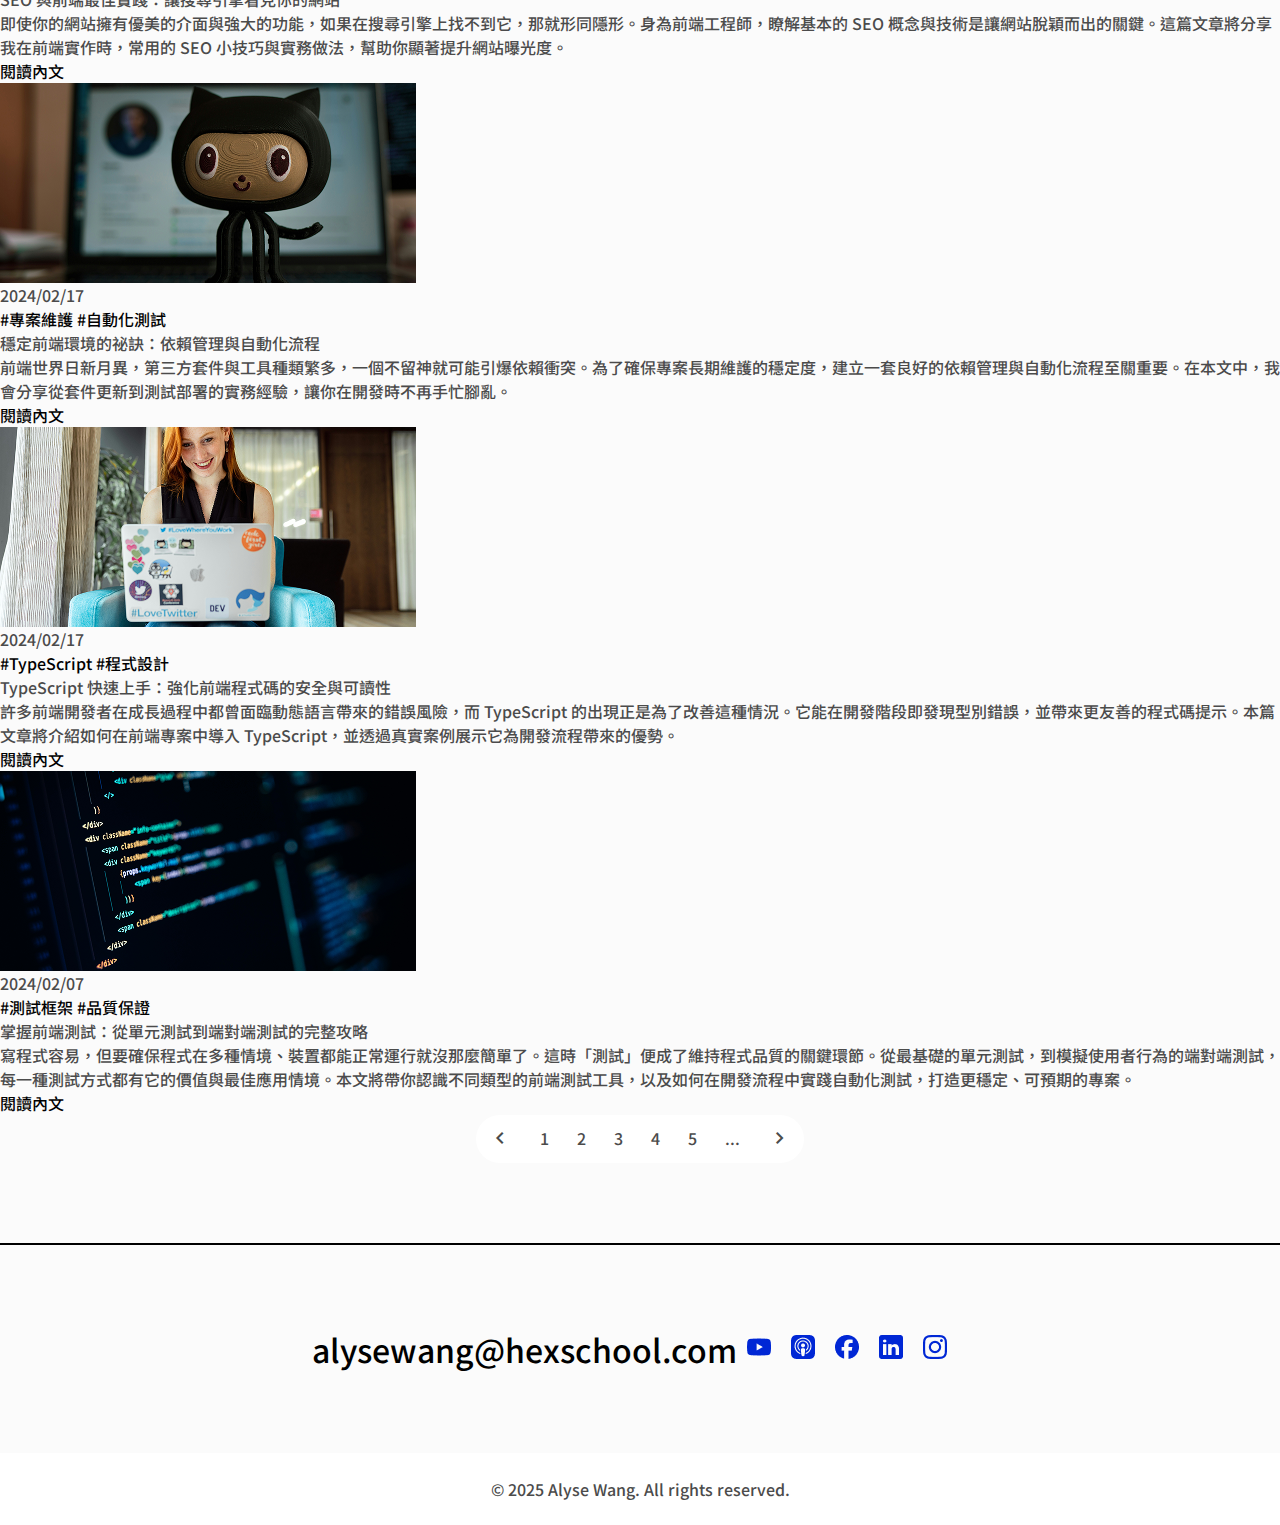
<file: blog.html>
<!DOCTYPE html>
<html lang="zh-TW">
  <head>
    <meta charset="UTF-8" />
    <meta name="viewport" content="width=device-width, initial-scale=1.0" />
    <link rel="stylesheet" href="css/all.css" />
    <link
      href="https://fonts.googleapis.com/css2?family=Material+Symbols+Outlined"
      rel="stylesheet"
    />
    <link
      rel="stylesheet"
      href="https://cdn.jsdelivr.net/npm/bootstrap-icons@1.10.5/font/bootstrap-icons.css"
    />
    <meta
      name="google-site-verification"
      content="nEzTaG_jdhihS-yTgWM_GHH7laOk9A3H6P5sVirUKaM"
    />
    <title>前端工程師&職涯諮詢師BLOG-Alyse Wang</title>
    <!-- Google tag (gtag.js) -->
    <script
      async
      src="https://www.googletagmanager.com/gtag/js?id=G-DFC74E1CR7"
    ></script>
    <script>
      window.dataLayer = window.dataLayer || [];
      function gtag() {
        dataLayer.push(arguments);
      }
      gtag("js", new Date());

      gtag("config", "G-DFC74E1CR7");
    </script>
  </head>

  <body>
    <header class="container">
      <nav>
        <ul class="fw-bold fs-28">
          <li><a href="index.html">首頁</a></li>
          <li><a href="blog.html">部落格</a></li>
        </ul>
      </nav>
      <div class="header blog">
        <div class="header-warp">
          <div class="header-img"></div>
          <div class="header-content blue header-text">
            <h1 class="fs-120 fw-black mb-12">BLOG</h1>
            <h2 class="fs-28 fw-bold">前端工程師 & 職涯諮詢師</h2>
          </div>
        </div>
      </div>
      <article class="banner">
        <div class="banner-warp">
          <div class="banner-img"></div>
          <div class="banner-content">
            <div class="banner-content-text">
              <time datetime="2024-10-21">2024/10/21</time>
              <h3 class="card-tag fs-24 blue">
                前端開發 x 職涯成長
                <span class="badge fs-16">最新文章</span>
              </h3>
              <h2 class="fs-28 card-title">
                自學前端不用怕：從零開始的三大關鍵
              </h2>
              <p class="card-text">
                嗨，我是
                Alyse，一名前端工程師兼職涯諮詢師。一直以來，我都很喜歡在部落格分享學習與工作心得，也常有讀者問：「我想轉職/自學前端，該從哪裡開始？」
                其實自學的過程既自由又具挑戰性。我整理了三大關鍵，幫助你在短期內建立紮實基礎，並快速累積實戰經驗。希望能替你的前端之路帶來一些啟發與動力！
              </p>
              <div class="card-read"><a href="article.html">閱讀內文</a></div>
            </div>
          </div>
        </div>
      </article>
    </header>

    <main class="container border-b-hr">
      <div class="blog-content">
        <div class="search-box">
          <div class="search-box-icon">
            <i class="bi bi-search"></i>
            <input type="text" placeholder="搜尋你感興趣的文章" />
          </div>
        </div>

        <ul class="card">
          <li>
            <img
              src="img/blog/photo4.png"
              alt="React 入門不再迷惘：三步驟帶你上手核心概念"
            />
            <div class="card-content">
              <time datetime="2024-10-11">2024/10/11</time>
              <h3 class="card-tag fs-24">
                <a href="#">#React</a><a href="#">#入門基礎</a>
              </h3>
              <h2 class="fs-28 card-title">
                React 入門不再迷惘：三步驟帶你上手核心概念
              </h2>
              <p class="card-text">
                你是否對 React
                感到好奇，卻苦惱於該如何正式啟動學習之路？身為前端工程師兼職涯諮詢師，我常遇到同學問我：「React
                到底該怎麼入門？」為了幫大家減少摸索的時間，我整理出三個循序漸進的關鍵步驟，帶你更輕鬆地掌握
                React 核心概念，真正把理論應用在實際專案中。
              </p>
            </div>
            <div class="card-read"><a href="article.html">閱讀內文</a></div>
          </li>
          <li>
            <img
              src="img/blog/photo1.png"
              alt="前端作品集打造指南：讓你的專案成為履歷亮點"
            />
            <div class="card-content">
              <time datetime="2024-09-07">2024/09/07</time>
              <h3 class="card-tag fs-24">
                <a href="#">#作品集</a>
                <a href="#">#求職攻略</a>
              </h3>
              <h2 class="fs-28 card-title">
                前端作品集打造指南：讓你的專案成為履歷亮點
              </h2>
              <p class="card-text">
                對正在求職的前端工程師而言，作品集往往是第一個「說話」的利器。當面試官瀏覽你的網頁作品時，能夠快速了解你的程式邏輯、設計感以及解決問題的思路。我在協助多位同學優化履歷與作品集的過程中，總結出一些關鍵要素，分享給正在打造、升級作品集的你。
              </p>
            </div>
            <div class="card-read"><a href="article.html">閱讀內文</a></div>
          </li>
          <li>
            <img
              src="img/blog/photo2.png"
              alt="CSS 魔法大揭密：排版與設計的三大關鍵技巧"
            />
            <div class="card-content">
              <time datetime="2024-09-03">2024/09/03</time>
              <h3 class="card-tag fs-24">
                <a href="#">#CSS設計</a>
                <a href="#">#視覺體驗</a>
              </h3>
              <h2 class="fs-28 card-title">
                CSS 魔法大揭密：排版與設計的三大關鍵技巧
              </h2>
              <p class="card-text">
                在瀏覽器畫面上實現各種精美介面，一直是前端開發充滿成就感的部分。但當面臨複雜的佈局需求或是響應式設計時，往往讓人抓破頭皮。這篇文章想跟大家分享我在實務專案中累積的三大技巧，幫助你更有效率地駕馭
                CSS，打造兼具美感與功能性的網頁。
              </p>
            </div>
            <div class="card-read"><a href="article.html">閱讀內文</a></div>
          </li>
          <li>
            <img
              src="img/blog/photo6.png"
              alt="前端轉職必讀：從自學者到工程師的心路歷程"
            />
            <div class="card-content">
              <time datetime="2024-07-09">2024/07/09</time>
              <h3 class="card-tag fs-24">
                <a href="#">#轉職工程師</a>
                <a href="#">#學習心法</a>
              </h3>
              <h2 class="fs-28 card-title">
                前端轉職必讀：從自學者到工程師的心路歷程
              </h2>
              <p class="card-text">
                能夠憑藉自學進入前端領域，聽起來令人振奮，但實際過程中可能遇到的挫折與疑慮，卻常常令人猶豫。回想當初我也是對程式一竅不通，卻在興趣的驅使下毅然踏上自學之路。今天想透過這篇文章，分享我的轉職經驗和一些調適心態的秘訣，盼能為有心投入前端領域的你提供一些力量與方向。
              </p>
            </div>
            <div class="card-read"><a href="article.html">閱讀內文</a></div>
          </li>
          <li>
            <img
              src="img/blog/photo3.png"
              alt="前端面試不再慌：破解常見提問的三大策略"
            />
            <div class="card-content">
              <time datetime="2024-07-08">2024/07/08</time>
              <h3 class="card-tag fs-24">
                <a href="#">#面試準備</a>
                <a href="#">#工程師求職</a
                ><span class="badge fs-16">人氣文章</span>
              </h3>
              <h2 class="fs-28 card-title">
                前端面試不再慌：破解常見提問的三大策略
              </h2>
              <p class="card-text">
                面試前端工程師時，你或許擔心被問到各種刁鑽的技術題目，或是擔憂無法在短時間內展現實力。其實，許多面試官關注的重點並不僅是程式碼本身，更包含問題解決的流程與溝通能力。這篇文章將分享我在面試過程中常見的三大難題，以及如何以更具條理的方式回應，讓你在面試場合中脫穎而出。
              </p>
            </div>
            <div class="card-read"><a href="article.html">閱讀內文</a></div>
          </li>
          <li>
            <img
              src="img/blog/photo5.png"
              alt="Vue 3 新手指南：快速掌握 Composition API 與關鍵特色"
            />
            <div class="card-content">
              <time datetime="2024-06-29">2024/06/29</time>
              <h3 class="card-tag fs-24">
                <a href="#">#Vue3</a>
                <a href="#">#框架學習</a>
              </h3>
              <h2 class="fs-28 card-title">
                Vue 3 新手指南：快速掌握Composition API 與關鍵特色
              </h2>
              <p class="card-text">
                許多前端開發者對 Vue 一直情有獨鍾，因為它易上手又靈活。隨著 Vue
                3 上線，Composition API
                的導入更是大幅提升可讀性與維護性。這篇文章將帶你快速瞭解 Vue 3
                的獨特魅力，並透過簡單範例幫助你更順利地切換到新版本的思維模式。
              </p>
            </div>
            <div class="card-read"><a href="article.html">閱讀內文</a></div>
          </li>
          <li>
            <img
              src="img/blog/photo7.png"
              alt="Git 與版本控制：前端協作的必修課"
            />
            <div class="card-content">
              <time datetime="2024-05-04">2024/05/04</time>
              <h3 class="card-tag fs-24">
                <a href="#">#Git</a>
                <a href="#">#協作流程</a>
              </h3>
              <h2 class="fs-28 card-title">Git 與版本控制：前端協作的必修課</h2>
              <p class="card-text">
                當你從一人開發晉升到多人合作，版本控制的好壞往往決定了專案的順暢度。Git
                不僅能記錄程式碼變動，更能確保每位成員都在正確的分支上完成任務。透過這篇文章，你將了解常見的
                Git 流程，並學會在前端專案中輕鬆管理與協作。
              </p>
            </div>
            <div class="card-read"><a href="article.html">閱讀內文</a></div>
          </li>
          <li>
            <img
              src="img/blog/photo8.png"
              alt="SEO 與前端最佳實踐：讓搜尋引擎看見你的網站"
            />
            <div class="card-content">
              <time datetime="2024-05-01">2024/05/01</time>
              <h3 class="card-tag fs-24">
                <a href="#">#SEO</a>
                <a href="#">#網頁曝光</a>
              </h3>
              <h2 class="fs-28 card-title">
                SEO 與前端最佳實踐：讓搜尋引擎看見你的網站
              </h2>
              <p class="card-text">
                即使你的網站擁有優美的介面與強大的功能，如果在搜尋引擎上找不到它，那就形同隱形。身為前端工程師，瞭解基本的
                SEO
                概念與技術是讓網站脫穎而出的關鍵。這篇文章將分享我在前端實作時，常用的
                SEO 小技巧與實務做法，幫助你顯著提升網站曝光度。
              </p>
            </div>
            <div class="card-read"><a href="article.html">閱讀內文</a></div>
          </li>
          <li>
            <img
              src="img/blog/photo9.png"
              alt="穩定前端環境的祕訣：依賴管理與自動化流程"
            />
            <div class="card-content">
              <time datetime="2024-02-17">2024/02/17</time>
              <h3 class="card-tag fs-24">
                <a href="#">#專案維護</a>
                <a href="#">#自動化測試</a>
              </h3>
              <h2 class="fs-28 card-title">
                穩定前端環境的祕訣：依賴管理與自動化流程
              </h2>
              <p class="card-text">
                前端世界日新月異，第三方套件與工具種類繁多，一個不留神就可能引爆依賴衝突。為了確保專案長期維護的穩定度，建立一套良好的依賴管理與自動化流程至關重要。在本文中，我會分享從套件更新到測試部署的實務經驗，讓你在開發時不再手忙腳亂。
              </p>
            </div>
            <div class="card-read"><a href="article.html">閱讀內文</a></div>
          </li>
          <li>
            <img
              src="img/blog/photo10.png"
              alt="TypeScript 快速上手：強化前端程式碼的安全與可讀性"
            />
            <div class="card-content">
              <time datetime="2024-02-17">2024/02/17</time>
              <h3 class="card-tag fs-24">
                <a href="#">#TypeScript</a>
                <a href="#">#程式設計</a>
              </h3>
              <h2 class="fs-28 card-title">
                TypeScript 快速上手：強化前端程式碼的安全與可讀性
              </h2>
              <p class="card-text">
                許多前端開發者在成長過程中都曾面臨動態語言帶來的錯誤風險，而
                TypeScript
                的出現正是為了改善這種情況。它能在開發階段即發現型別錯誤，並帶來更友善的程式碼提示。本篇文章將介紹如何在前端專案中導入
                TypeScript，並透過真實案例展示它為開發流程帶來的優勢。
              </p>
            </div>
            <div class="card-read"><a href="article.html">閱讀內文</a></div>
          </li>
          <li>
            <img
              src="img/blog/photo11.png"
              alt="掌握前端測試：從單元測試到端對端測試的完整攻略"
            />
            <div class="card-content">
              <time datetime="2024-02-07">2024/02/07</time>
              <h3 class="card-tag fs-24">
                <a href="#">#測試框架</a>
                <a href="#">#品質保證</a>
              </h3>
              <h2 class="fs-28 card-title">
                掌握前端測試：從單元測試到端對端測試的完整攻略
              </h2>
              <p class="card-text">
                寫程式容易，但要確保程式在多種情境、裝置都能正常運行就沒那麼簡單了。這時「測試」便成了維持程式品質的關鍵環節。從最基礎的單元測試，到模擬使用者行為的端對端測試，每一種測試方式都有它的價值與最佳應用情境。本文將帶你認識不同類型的前端測試工具，以及如何在開發流程中實踐自動化測試，打造更穩定、可預期的專案。
              </p>
            </div>
            <div class="card-read"><a href="article.html">閱讀內文</a></div>
          </li>
        </ul>

        <ul class="pagination">
          <li>
            <a href="#"
              ><span class="material-symbols-outlined"> chevron_left </span></a
            >
          </li>
          <li><a href="#">1</a></li>
          <li><a href="#">2</a></li>
          <li><a href="#">3</a></li>
          <li><a href="#">4</a></li>
          <li><a href="#">5</a></li>
          <li><a href="#">...</a></li>
          <li>
            <a href="#"
              ><span class="material-symbols-outlined"> chevron_right </span></a
            >
          </li>
        </ul>
      </div>
    </main>

    <footer class="container">
      <div class="footer">
        <a href="mailto:alysewang@hexschool.com" class="mail fw-medium"
          >alysewang@hexschool.com</a
        >
        <ul class="social">
          <li>
            <a href="#"
              ><img src="img/index/onlyIcon.png" alt="youtube職涯諮詢室"
            /></a>
          </li>
          <li>
            <a href="#"
              ><img src="img/index/onlyIcon-1.png" alt="podcast職涯諮詢室"
            /></a>
          </li>
          <li>
            <a href="#"
              ><img src="img/index/onlyIcon-2.png" alt="Facebook前端社群"
            /></a>
          </li>
          <li>
            <a href="#"
              ><img src="img/index/icons8-linkedin.png" alt="linkedin職涯交流"
            /></a>
          </li>
          <li>
            <a href="#"
              ><img src="img/index/onlyIcon-3.png" alt="Instagram日常分享"
            /></a>
          </li>
        </ul>
      </div>
      <p class="copyright">© 2025 Alyse Wang. All rights reserved.</p>
    </footer>
  </body>
</html>
</file>
<file: css/all.css>
@import url(reset.css);
@import url(base.css);
@import url(layout.css);
@import url(index.css);
@import url(blog.css);
@import url(article.css);
</file>
